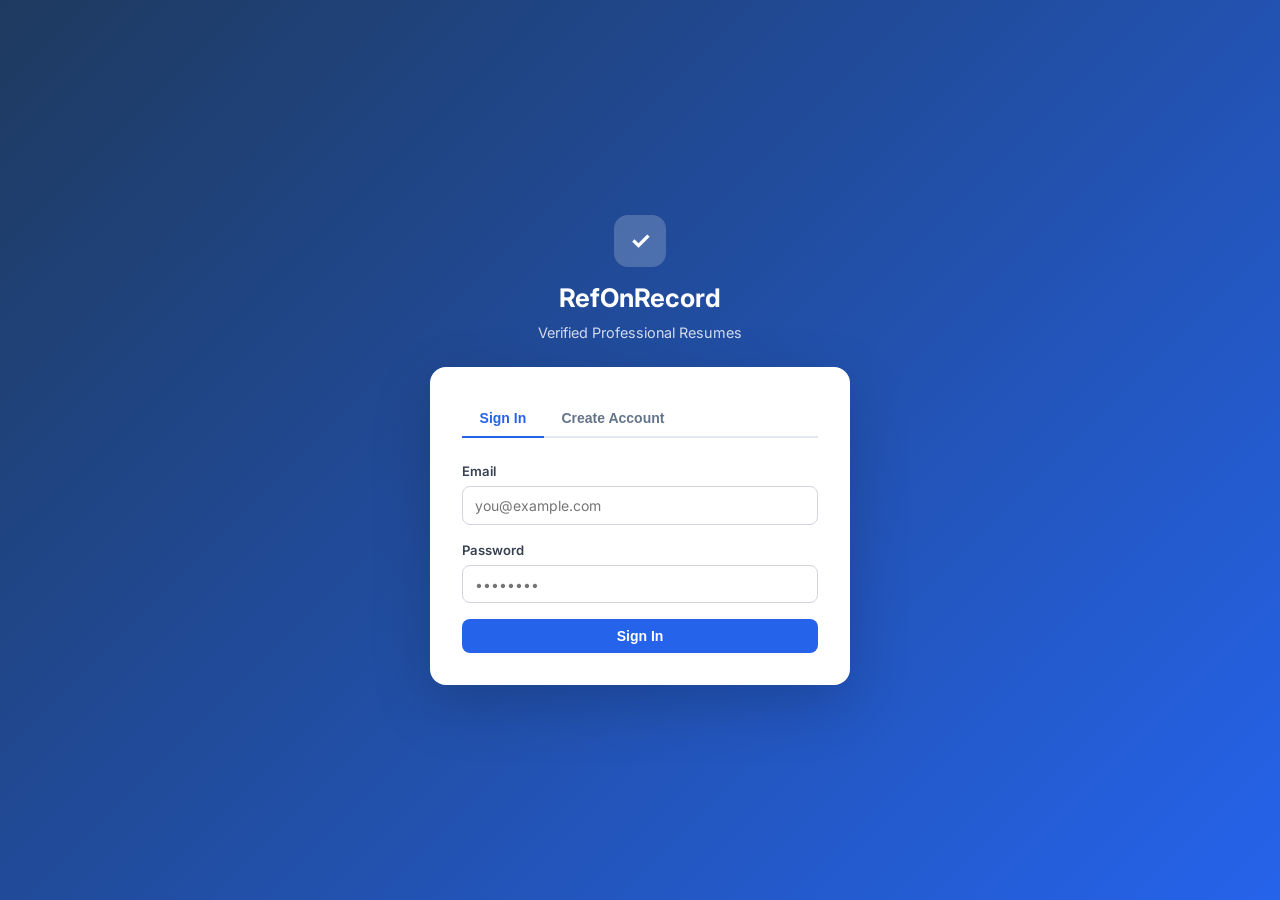
<file: client/index.html>
<!DOCTYPE html>
<html lang="en">
<head>
  <meta charset="UTF-8" />
  <meta name="viewport" content="width=device-width, initial-scale=1.0" />
  <title>RefOnRecord — Verified Resumes</title>
  <link rel="preconnect" href="https://fonts.googleapis.com" />
  <link rel="preconnect" href="https://fonts.gstatic.com" crossorigin />
  <link href="https://fonts.googleapis.com/css2?family=Inter:wght@400;500;600;700&display=swap"
        rel="stylesheet" />
  <link rel="stylesheet" href="style.css" />
</head>
<body>

  <!-- Toast notification container -->
  <div id="toast-container"></div>

  <!-- ================================================================
       VIEW: AUTH  (login / register)
  ================================================================ -->
  <div id="view-auth" class="view">
    <div class="auth-bg">
      <div class="auth-wrapper">

        <div class="auth-brand">
          <div class="brand-logo">✓</div>
          <h1 class="brand-name">RefOnRecord</h1>
          <p class="brand-sub">Verified Professional Resumes</p>
        </div>

        <div class="auth-card">
          <div class="tab-bar auth-tabs">
            <button class="tab-btn active" data-tab="login">Sign In</button>
            <button class="tab-btn" data-tab="register">Create Account</button>
          </div>

          <!-- Login form -->
          <form id="form-login" class="auth-form">
            <div class="form-group">
              <label for="login-email">Email</label>
              <input id="login-email" name="email" type="email" required
                     placeholder="you@example.com" autocomplete="email" />
            </div>
            <div class="form-group">
              <label for="login-password">Password</label>
              <input id="login-password" name="password" type="password" required
                     placeholder="••••••••" autocomplete="current-password" />
            </div>
            <button type="submit" class="btn-primary full">Sign In</button>
          </form>

          <!-- Register form -->
          <form id="form-register" class="auth-form hidden">
            <div class="form-group">
              <label for="reg-email">Email *</label>
              <input id="reg-email" name="email" type="email" required
                     placeholder="you@example.com" />
            </div>
            <div class="form-row">
              <div class="form-group">
                <label for="reg-username">Username * <span class="hint">(3–100 chars)</span></label>
                <input id="reg-username" name="username" type="text" required
                       minlength="3" maxlength="100" placeholder="johndoe" />
              </div>
              <div class="form-group">
                <label for="reg-phone">Phone</label>
                <input id="reg-phone" name="phone" type="tel"
                       placeholder="+358 40 123 4567" maxlength="20" />
              </div>
            </div>
            <div class="form-group">
              <label for="reg-password">Password * <span class="hint">(min 8 chars)</span></label>
              <input id="reg-password" name="password" type="password" required
                     minlength="8" placeholder="At least 8 characters" />
            </div>
            <button type="submit" class="btn-primary full">Create Account</button>
          </form>
        </div>

      </div>
    </div>
  </div>

  <!-- ================================================================
       VIEW: DASHBOARD
  ================================================================ -->
  <div id="view-dashboard" class="view hidden">

    <header class="app-header">
      <div class="header-brand">
        <span class="logo-mark">✓</span>
        <span class="logo-text">RefOnRecord</span>
      </div>
      <nav class="header-nav">
        <span id="header-username" class="nav-user"></span>
        <button id="btn-logout" class="btn-ghost">Sign Out</button>
      </nav>
    </header>

    <main class="main-content">
      <div class="page-header">
        <div>
          <h2 class="page-title">My Resumes</h2>
          <p class="page-sub">Manage your professional resume projects</p>
        </div>
        <button id="btn-new-project" class="btn-primary">+ New Resume</button>
      </div>
      <div id="projects-grid" class="projects-grid"></div>
    </main>

  </div>

  <!-- ================================================================
       VIEW: PROJECT DETAIL  (overview / experiences / shares tabs)
  ================================================================ -->
  <div id="view-project" class="view hidden">

    <header class="app-header">
      <div class="header-brand">
        <span class="logo-mark">✓</span>
        <span class="logo-text">RefOnRecord</span>
      </div>
      <nav class="header-nav">
        <button id="btn-back-dashboard" class="btn-ghost">← My Resumes</button>
        <button id="btn-logout-project" class="btn-ghost">Sign Out</button>
      </nav>
    </header>

    <main class="main-content">

      <div class="breadcrumb">
        <span class="bc-root text-muted">My Resumes</span>
        <span class="bc-sep">›</span>
        <span id="project-breadcrumb-name" class="bc-current">Project</span>
      </div>

      <div class="project-header">
        <h1 id="project-title-display" class="project-title"></h1>
        <div id="project-badges" class="project-badges"></div>
      </div>

      <div class="tab-bar project-tabs">
        <button class="tab-btn active" data-tab="overview">Overview</button>
        <button class="tab-btn" data-tab="experiences">Experiences</button>
        <button class="tab-btn" data-tab="shares">Share Links</button>
      </div>

      <!-- Tab: Overview — edit resume metadata -->
      <div id="tab-overview" class="tab-content">
        <div class="card">
          <h3 class="card-title">Resume Details</h3>
          <form id="form-edit-project">
            <div class="form-row">
              <div class="form-group">
                <label>Resume Name *</label>
                <input name="project_name" type="text" required maxlength="200" />
              </div>
              <div class="form-group">
                <label>Template Style</label>
                <select name="template_style">
                  <option value="classic">Classic</option>
                  <option value="modern">Modern</option>
                  <option value="minimal">Minimal</option>
                </select>
              </div>
            </div>
            <div class="form-row">
              <div class="form-group">
                <label>Employment Status</label>
                <select name="is_employed">
                  <option value="false">Unemployed / Seeking</option>
                  <option value="true">Currently Employed</option>
                </select>
              </div>
              <div class="form-group">
                <label>Current Company</label>
                <input name="current_company" type="text"
                       placeholder="e.g. TechCorp" maxlength="200" />
              </div>
            </div>
            <div class="form-row">
              <div class="form-group">
                <label>Phone Number</label>
                <input name="phone_number" type="tel"
                       placeholder="+358 40 123 4567" maxlength="20" />
              </div>
              <div class="form-group">
                <label>LinkedIn URL</label>
                <input name="linkedin_url" type="url"
                       placeholder="https://linkedin.com/in/you" maxlength="500" />
              </div>
            </div>
            <div class="form-row">
              <div class="form-group">
                <label>GitHub URL</label>
                <input name="github_url" type="url"
                       placeholder="https://github.com/you" maxlength="500" />
              </div>
              <div class="form-group">
                <label>Personal Website</label>
                <input name="personal_website" type="url"
                       placeholder="https://yoursite.com" maxlength="500" />
              </div>
            </div>
            <div class="form-group">
              <label>Education Details</label>
              <textarea name="education_details" rows="3"
                placeholder="e.g. B.S. Computer Science, University of Helsinki, 2018–2022"></textarea>
            </div>
            <div class="form-actions">
              <button type="submit" class="btn-primary">Save Changes</button>
            </div>
          </form>
        </div>
      </div>

      <!-- Tab: Experiences -->
      <div id="tab-experiences" class="tab-content hidden">
        <div class="tab-section-header">
          <h3>Work Experiences</h3>
          <button id="btn-add-experience" class="btn-primary">+ Add Experience</button>
        </div>
        <div id="experiences-list"></div>
      </div>

      <!-- Tab: Share Links -->
      <div id="tab-shares" class="tab-content hidden">
        <div class="tab-section-header">
          <h3>Share Links</h3>
          <button id="btn-create-share" class="btn-primary">+ Create Share Link</button>
        </div>
        <div id="shares-list"></div>
      </div>

    </main>
  </div>

  <!-- ================================================================
       VIEW: PUBLIC RESUME  (opened via share token in URL hash)
  ================================================================ -->
  <div id="view-public" class="view hidden">
    <div class="public-nav no-print">
      <div class="header-brand">
        <span class="logo-mark">✓</span>
        <span class="logo-text">RefOnRecord</span>
      </div>
      <div class="public-nav-actions">
        <button class="btn-ghost" onclick="window.print()">🖨 Print</button>
        <button class="btn-ghost" onclick="navigateToHome()">Open App</button>
      </div>
    </div>
    <div id="public-resume-content" class="public-resume-wrapper"></div>
  </div>

  <!-- ================================================================
       MODAL OVERLAY  (shared by all modal dialogs)
  ================================================================ -->
  <div id="modal-overlay" class="hidden">
    <div id="modal-content"></div>
  </div>

  <script src="config.js"></script>
  <script src="app.js"></script>
</body>
</html>
</file>
<file: client/style.css>
/* =============================================================
   RefOnRecord Client — Stylesheet
   Font: Inter (Google Fonts)
   Primary: #2563eb  Success: #16a34a  Warning: #d97706  Danger: #dc2626
============================================================= */

/* ── Reset & Base ── */
*, *::before, *::after { box-sizing: border-box; margin: 0; padding: 0; }

html { font-size: 16px; }

body {
  font-family: 'Inter', system-ui, -apple-system, sans-serif;
  background: #f1f5f9;
  color: #0f172a;
  line-height: 1.5;
  min-height: 100vh;
}

a { color: #2563eb; text-decoration: none; }
a:hover { text-decoration: underline; }

/* ── Utility ── */
.hidden   { display: none !important; }
.text-muted  { color: #64748b; }
.text-green  { color: #16a34a; }
.text-red    { color: #dc2626; }
.text-amber  { color: #d97706; }

/* ── Views ── */
.view { min-height: 100vh; }

/* ── Buttons ── */
.btn-primary {
  background: #2563eb; color: #fff;
  border: none; border-radius: 8px;
  padding: 0.55rem 1.1rem; font-size: 0.875rem; font-weight: 600;
  cursor: pointer; transition: background 0.15s, transform 0.1s;
  white-space: nowrap;
}
.btn-primary:hover  { background: #1d4ed8; }
.btn-primary:active { transform: scale(0.97); }
.btn-primary:disabled { background: #93c5fd; cursor: not-allowed; }

.btn-ghost {
  background: transparent; color: #475569;
  border: 1px solid transparent; border-radius: 8px;
  padding: 0.5rem 0.9rem; font-size: 0.875rem; font-weight: 500;
  cursor: pointer; transition: background 0.15s;
}
.btn-ghost:hover { background: #f1f5f9; border-color: #e2e8f0; }

.btn-outline {
  background: transparent; color: #2563eb;
  border: 1.5px solid #2563eb; border-radius: 8px;
  padding: 0.5rem 1rem; font-size: 0.875rem; font-weight: 500;
  cursor: pointer; transition: background 0.15s;
}
.btn-outline:hover { background: #eff6ff; }

.btn-danger {
  background: #dc2626; color: #fff;
  border: none; border-radius: 8px;
  padding: 0.55rem 1.1rem; font-size: 0.875rem; font-weight: 600;
  cursor: pointer; transition: background 0.15s;
}
.btn-danger:hover { background: #b91c1c; }

/* Small variants */
.btn-sm {
  padding: 0.35rem 0.75rem; font-size: 0.8rem; border-radius: 6px;
}
.btn-sm-danger {
  background: transparent; color: #dc2626;
  border: 1.5px solid #fca5a5; border-radius: 6px;
  padding: 0.35rem 0.75rem; font-size: 0.8rem; font-weight: 500;
  cursor: pointer; transition: background 0.15s;
}
.btn-sm-danger:hover { background: #fef2f2; }

.full { width: 100%; }

/* ── Forms ── */
.form-group { display: flex; flex-direction: column; gap: 0.3rem; }

.form-row {
  display: grid; grid-template-columns: 1fr 1fr; gap: 1rem;
}

label {
  font-size: 0.82rem; font-weight: 600; color: #374151;
}

.hint { font-weight: 400; color: #9ca3af; }

input[type="text"],
input[type="email"],
input[type="password"],
input[type="url"],
input[type="tel"],
input[type="date"],
input[type="datetime-local"],
select,
textarea {
  width: 100%; padding: 0.6rem 0.75rem;
  border: 1.5px solid #d1d5db; border-radius: 8px;
  font-family: inherit; font-size: 0.875rem; color: #0f172a;
  background: #fff; outline: none;
  transition: border-color 0.15s, box-shadow 0.15s;
}

input:focus, select:focus, textarea:focus {
  border-color: #2563eb;
  box-shadow: 0 0 0 3px rgba(37,99,235,0.1);
}

input:invalid:not(:placeholder-shown) { border-color: #fca5a5; }

textarea { resize: vertical; min-height: 80px; }

.form-actions { padding-top: 0.5rem; }

/* ── Badges ── */
.badge {
  display: inline-block;
  padding: 0.2rem 0.6rem; border-radius: 20px;
  font-size: 0.75rem; font-weight: 600;
  background: #e2e8f0; color: #475569;
}
.badge-green  { background: #dcfce7; color: #15803d; }
.badge-amber  { background: #fef3c7; color: #92400e; }
.badge-red    { background: #fee2e2; color: #991b1b; }
.badge-blue   { background: #dbeafe; color: #1e40af; }

.status-badge { display: inline-block; padding: 0.2rem 0.65rem; border-radius: 20px; font-size: 0.75rem; font-weight: 600; }
.status-neutral  { background: #f1f5f9; color: #64748b; }
.status-pending  { background: #fef3c7; color: #92400e; }
.status-verified { background: #dcfce7; color: #15803d; }
.status-rejected { background: #fee2e2; color: #991b1b; }
.status-expired  { background: #f1f5f9; color: #94a3b8; }

/* ── App Header ── */
.app-header {
  background: #fff; border-bottom: 1px solid #e2e8f0;
  display: flex; align-items: center; justify-content: space-between;
  padding: 0 1.5rem; height: 56px;
  position: sticky; top: 0; z-index: 100;
}

.header-brand, .header-nav { display: flex; align-items: center; gap: 0.5rem; }

.logo-mark {
  background: #2563eb; color: #fff;
  font-weight: 700; font-size: 0.9rem;
  width: 28px; height: 28px; border-radius: 6px;
  display: inline-flex; align-items: center; justify-content: center;
}
.logo-text { font-weight: 700; font-size: 1rem; color: #0f172a; }

.nav-user { font-size: 0.875rem; font-weight: 600; color: #374151; }

/* ── Main Content ── */
.main-content {
  max-width: 960px; margin: 0 auto;
  padding: 2rem 1.5rem;
}

.page-header {
  display: flex; align-items: flex-start;
  justify-content: space-between; gap: 1rem;
  margin-bottom: 1.75rem;
}
.page-title { font-size: 1.4rem; font-weight: 700; }
.page-sub   { color: #64748b; font-size: 0.875rem; margin-top: 0.15rem; }

/* ── Tab bar ── */
.tab-bar {
  display: flex; gap: 0; border-bottom: 2px solid #e2e8f0;
  margin-bottom: 1.25rem;
}
.tab-btn {
  background: transparent; border: none; border-bottom: 2px solid transparent;
  margin-bottom: -2px; padding: 0.65rem 1.1rem;
  font-size: 0.875rem; font-weight: 600; color: #64748b;
  cursor: pointer; transition: color 0.15s, border-color 0.15s;
}
.tab-btn:hover  { color: #2563eb; }
.tab-btn.active { color: #2563eb; border-bottom-color: #2563eb; }

.tab-content { animation: fadeIn 0.2s ease; }
@keyframes fadeIn { from { opacity: 0; transform: translateY(4px); } to { opacity: 1; transform: none; } }

/* ── Card ── */
.card {
  background: #fff; border-radius: 12px;
  border: 1px solid #e2e8f0;
  padding: 1.5rem;
}
.card-title { font-size: 1rem; font-weight: 700; margin-bottom: 1.25rem; }

/* ── Auth View ── */
.auth-bg {
  min-height: 100vh; background: linear-gradient(135deg, #1e3a5f 0%, #2563eb 100%);
  display: flex; align-items: center; justify-content: center;
  padding: 2rem;
}
.auth-wrapper {
  width: 100%; max-width: 420px;
  display: flex; flex-direction: column; gap: 1.5rem;
}
.auth-brand { text-align: center; color: #fff; }
.brand-logo {
  width: 52px; height: 52px; border-radius: 14px;
  background: rgba(255,255,255,0.2); backdrop-filter: blur(8px);
  display: flex; align-items: center; justify-content: center;
  font-size: 1.5rem; font-weight: 700; color: #fff;
  margin: 0 auto 0.75rem;
}
.brand-name { font-size: 1.6rem; font-weight: 700; }
.brand-sub  { opacity: 0.8; font-size: 0.9rem; margin-top: 0.25rem; }

.auth-card {
  background: #fff; border-radius: 16px;
  padding: 2rem; box-shadow: 0 20px 60px rgba(0,0,0,0.18);
}
.auth-tabs { margin-bottom: 1.5rem; }
.auth-form { display: flex; flex-direction: column; gap: 1rem; }

/* ── Projects Grid ── */
.projects-grid {
  display: grid;
  grid-template-columns: repeat(auto-fill, minmax(280px, 1fr));
  gap: 1.25rem;
}

.project-card {
  background: #fff; border: 1px solid #e2e8f0;
  border-radius: 12px; padding: 1.25rem;
  display: flex; flex-direction: column; gap: 0.75rem;
  transition: box-shadow 0.2s, transform 0.15s;
  cursor: default;
}
.project-card:hover { box-shadow: 0 4px 16px rgba(0,0,0,0.08); transform: translateY(-2px); }

.project-card-header {
  display: flex; align-items: flex-start;
  justify-content: space-between; gap: 0.5rem;
}
.project-card-name { font-size: 0.95rem; font-weight: 700; }
.project-card-meta { display: flex; flex-wrap: wrap; gap: 0.5rem; font-size: 0.8rem; }
.project-card-footer {
  display: flex; align-items: center;
  justify-content: space-between; margin-top: auto;
}
.card-actions { display: flex; gap: 0.4rem; }

/* ── Project Header ── */
.breadcrumb {
  display: flex; align-items: center; gap: 0.4rem;
  font-size: 0.8rem; margin-bottom: 1rem;
}
.bc-sep    { color: #94a3b8; }
.bc-current { font-weight: 600; color: #374151; }

.project-header {
  margin-bottom: 1.25rem;
  display: flex; align-items: flex-start; gap: 1rem; flex-wrap: wrap;
}
.project-title  { font-size: 1.6rem; font-weight: 700; }
.project-badges { display: flex; flex-wrap: wrap; gap: 0.4rem; align-items: center; margin-top: 0.4rem; }
.project-tabs   { margin-top: 0; }

/* ── Tab section header ── */
.tab-section-header {
  display: flex; align-items: center;
  justify-content: space-between; margin-bottom: 1rem;
}
.tab-section-header h3 { font-size: 1rem; font-weight: 700; }

/* ── Experience Card ── */
.experience-card {
  background: #fff; border: 1px solid #e2e8f0;
  border-radius: 10px; padding: 1.1rem;
  margin-bottom: 0.75rem; transition: box-shadow 0.2s;
}
.experience-card:hover { box-shadow: 0 2px 8px rgba(0,0,0,0.06); }

.exp-header {
  display: flex; align-items: flex-start;
  justify-content: space-between; gap: 0.75rem;
  margin-bottom: 0.6rem;
}
.exp-title   { font-size: 0.95rem; font-weight: 700; }
.exp-company { font-size: 0.875rem; font-weight: 600; color: #2563eb; margin-top: 0.15rem; }
.exp-dates   { font-size: 0.775rem; color: #64748b; margin-top: 0.1rem; }
.exp-desc {
  font-size: 0.85rem; color: #374151; line-height: 1.55;
  margin-bottom: 0.85rem;
}
.exp-actions { display: flex; gap: 0.4rem; flex-wrap: wrap; }

/* ── Verification list items ── */
.ver-list { display: flex; flex-direction: column; gap: 0.75rem; margin-bottom: 1rem; }
.ver-item {
  border: 1px solid #e2e8f0; border-radius: 8px; padding: 0.85rem;
  background: #f8fafc;
}
.ver-header {
  display: flex; align-items: center;
  justify-content: space-between; margin-bottom: 0.4rem;
}
.ver-header strong { font-size: 0.875rem; }
.ver-details { display: flex; flex-wrap: wrap; gap: 0.6rem; font-size: 0.775rem; color: #64748b; }
.ver-comment {
  margin-top: 0.5rem; font-size: 0.825rem;
  color: #374151; font-style: italic;
  padding: 0.5rem 0.75rem; background: #fff;
  border-left: 3px solid #2563eb; border-radius: 0 4px 4px 0;
}

.modal-divider { border: none; border-top: 1px solid #e2e8f0; margin: 1rem 0; }
.ver-modal-sub { font-size: 0.875rem; color: #374151; margin-bottom: 1.1rem; }

/* ── Share Cards ── */
.share-card {
  background: #fff; border: 1px solid #e2e8f0;
  border-radius: 10px; padding: 1.1rem; margin-bottom: 0.75rem;
}
.share-card.share-expired { opacity: 0.6; }

.share-header {
  display: flex; align-items: center;
  justify-content: space-between; margin-bottom: 0.65rem;
}
.share-header-left { display: flex; align-items: center; gap: 0.5rem; flex-wrap: wrap; font-size: 0.875rem; }
.share-url-row { display: flex; gap: 0.4rem; margin-bottom: 0.6rem; }
.share-url-input {
  flex: 1; padding: 0.4rem 0.65rem;
  font-size: 0.775rem; font-family: monospace;
  border: 1px solid #d1d5db; border-radius: 6px;
  background: #f8fafc; color: #374151;
}
.share-footer {
  display: flex; align-items: center;
  justify-content: space-between; flex-wrap: wrap;
  gap: 0.4rem; font-size: 0.775rem; color: #64748b;
}
.share-footer-left { display: flex; gap: 0.75rem; }

/* ── Modal Overlay ── */
#modal-overlay {
  position: fixed; inset: 0;
  background: rgba(15,23,42,0.5); backdrop-filter: blur(2px);
  display: flex; align-items: center; justify-content: center;
  z-index: 500; padding: 1.5rem;
  animation: fadeIn 0.15s ease;
}

.modal-card {
  background: #fff; border-radius: 14px;
  padding: 1.75rem; width: 100%; max-width: 480px;
  box-shadow: 0 25px 60px rgba(0,0,0,0.2);
  display: flex; flex-direction: column; gap: 1rem;
  max-height: 90vh; overflow-y: auto;
}
.modal-large { max-width: 620px; }

.modal-card h3 { font-size: 1.1rem; font-weight: 700; }
.modal-card h4 { font-size: 0.95rem; font-weight: 700; }
.modal-card .form-group { gap: 0.3rem; }

.modal-actions { display: flex; justify-content: flex-end; gap: 0.5rem; margin-top: 0.25rem; }

/* ── Public Resume View ── */
.public-nav {
  background: #fff; border-bottom: 1px solid #e2e8f0;
  display: flex; align-items: center; justify-content: space-between;
  padding: 0 1.5rem; height: 56px;
}
.public-nav-actions { display: flex; gap: 0.5rem; }

.public-resume-wrapper {
  max-width: 800px; margin: 0 auto;
  padding: 2.5rem 1.5rem;
}

.public-resume {
  background: #fff; border-radius: 14px;
  border: 1px solid #e2e8f0; overflow: hidden;
}

.pub-header {
  background: linear-gradient(135deg, #1e3a5f 0%, #2563eb 100%);
  color: #fff; padding: 2rem 2.25rem;
  display: flex; align-items: flex-start;
  justify-content: space-between; gap: 1.5rem; flex-wrap: wrap;
}
.pub-title { font-size: 1.5rem; font-weight: 700; margin-bottom: 0.5rem; }
.pub-links { display: flex; flex-wrap: wrap; gap: 0.6rem 1.1rem; font-size: 0.85rem; opacity: 0.9; }
.pub-links a { color: rgba(255,255,255,0.85); }
.pub-links a:hover { color: #fff; }

.pub-stats { display: flex; gap: 1rem; flex-shrink: 0; }
.stat-box {
  background: rgba(255,255,255,0.15); backdrop-filter: blur(4px);
  border-radius: 10px; padding: 0.75rem 1.1rem; text-align: center; min-width: 80px;
}
.stat-box.verified-stat { background: rgba(22,163,74,0.3); }
.stat-num { font-size: 1.6rem; font-weight: 700; line-height: 1; }
.stat-label { font-size: 0.72rem; opacity: 0.85; margin-top: 0.25rem; font-weight: 500; }

.pub-section { padding: 1.75rem 2.25rem; border-top: 1px solid #e2e8f0; }
.pub-section:first-of-type { border-top: none; }
.pub-section-title {
  font-size: 0.8rem; font-weight: 700; text-transform: uppercase;
  letter-spacing: 0.08em; color: #64748b; margin-bottom: 1.1rem;
}

.pub-exp { padding-bottom: 1.25rem; margin-bottom: 1.25rem; border-bottom: 1px solid #f1f5f9; }
.pub-exp:last-child { border-bottom: none; margin-bottom: 0; padding-bottom: 0; }

.pub-exp-header {
  display: flex; align-items: flex-start;
  justify-content: space-between; gap: 1rem; margin-bottom: 0.6rem;
}
.pub-exp-header h3  { font-size: 0.975rem; font-weight: 700; }
.pub-exp-company { font-size: 0.875rem; font-weight: 600; color: #2563eb; margin-top: 0.15rem; }
.pub-exp-dates   { font-size: 0.775rem; color: #64748b; margin-top: 0.1rem; }
.pub-exp-desc    { font-size: 0.875rem; color: #374151; line-height: 1.6; }

.verified-badge {
  display: flex; align-items: center; gap: 0.35rem;
  background: #dcfce7; color: #15803d; border-radius: 20px;
  padding: 0.25rem 0.75rem; font-size: 0.78rem; font-weight: 700;
  white-space: nowrap; flex-shrink: 0;
}

.pub-footer {
  display: flex; align-items: center; justify-content: space-between;
  padding: 1rem 2.25rem; background: #f8fafc;
  border-top: 1px solid #e2e8f0; font-size: 0.8rem;
}

/* ── Toast Notifications ── */
#toast-container {
  position: fixed; bottom: 1.5rem; right: 1.5rem;
  display: flex; flex-direction: column; gap: 0.5rem;
  z-index: 1000;
}

.toast {
  display: flex; align-items: center; justify-content: space-between; gap: 0.75rem;
  background: #1e293b; color: #f8fafc;
  padding: 0.75rem 1rem; border-radius: 10px;
  font-size: 0.875rem; min-width: 260px; max-width: 380px;
  box-shadow: 0 4px 16px rgba(0,0,0,0.2);
  transform: translateX(120%);
  transition: transform 0.3s cubic-bezier(0.34, 1.56, 0.64, 1);
}
.toast.show     { transform: translateX(0); }
.toast-success  { background: #15803d; }
.toast-error    { background: #dc2626; }
.toast-info     { background: #1d4ed8; }
.toast-close {
  background: none; border: none; color: inherit;
  font-size: 1.1rem; cursor: pointer; opacity: 0.75; flex-shrink: 0;
  line-height: 1;
}
.toast-close:hover { opacity: 1; }

/* ── Loading / Empty / Error states ── */
.loading-text {
  text-align: center; padding: 2.5rem; color: #64748b; font-size: 0.9rem;
}
.loading-text::after {
  content: '';
  display: inline-block; width: 16px; height: 16px;
  border: 2px solid #cbd5e1; border-top-color: #2563eb;
  border-radius: 50%; vertical-align: middle; margin-left: 0.5rem;
  animation: spin 0.7s linear infinite;
}
@keyframes spin { to { transform: rotate(360deg); } }

.empty-state {
  text-align: center; padding: 3.5rem 2rem;
  background: #fff; border-radius: 12px; border: 1px dashed #d1d5db;
}
.empty-icon { font-size: 2.5rem; margin-bottom: 0.75rem; }
.empty-state h3 { font-size: 1rem; font-weight: 700; margin-bottom: 0.4rem; }
.empty-state p  { color: #64748b; font-size: 0.875rem; margin-bottom: 1rem; }

.error-state {
  text-align: center; padding: 3.5rem 2rem;
  background: #fff; border-radius: 12px; border: 1px solid #fca5a5;
}
.error-state h2 { font-size: 1.25rem; font-weight: 700; margin-bottom: 0.5rem; }
.error-state p  { color: #64748b; font-size: 0.875rem; margin-bottom: 1.25rem; }
.error-icon     { font-size: 2.5rem; margin-bottom: 0.75rem; }

/* ── Global page loading overlay ── */
body.loading::after {
  content: '';
  position: fixed; inset: 0;
  background: rgba(255,255,255,0.45);
  z-index: 900; cursor: wait;
}

/* ── Print styles ── */
@media print {
  .no-print, .public-nav, .btn-ghost, .pub-footer .btn-ghost { display: none !important; }
  body { background: #fff; }
  .public-resume { border: none; border-radius: 0; box-shadow: none; }
  .pub-header { -webkit-print-color-adjust: exact; print-color-adjust: exact; }
  .public-resume-wrapper { padding: 0; max-width: 100%; }
}

/* ── Responsive ── */
@media (max-width: 640px) {
  .form-row { grid-template-columns: 1fr; }
  .page-header { flex-direction: column; }
  .projects-grid { grid-template-columns: 1fr; }
  .pub-header { flex-direction: column; }
  .pub-stats { width: 100%; }
  .modal-card { padding: 1.25rem; }
  .main-content { padding: 1.25rem 1rem; }
  .pub-section { padding: 1.25rem 1rem; }
  .pub-footer  { padding: 0.75rem 1rem; }
}
</file>
